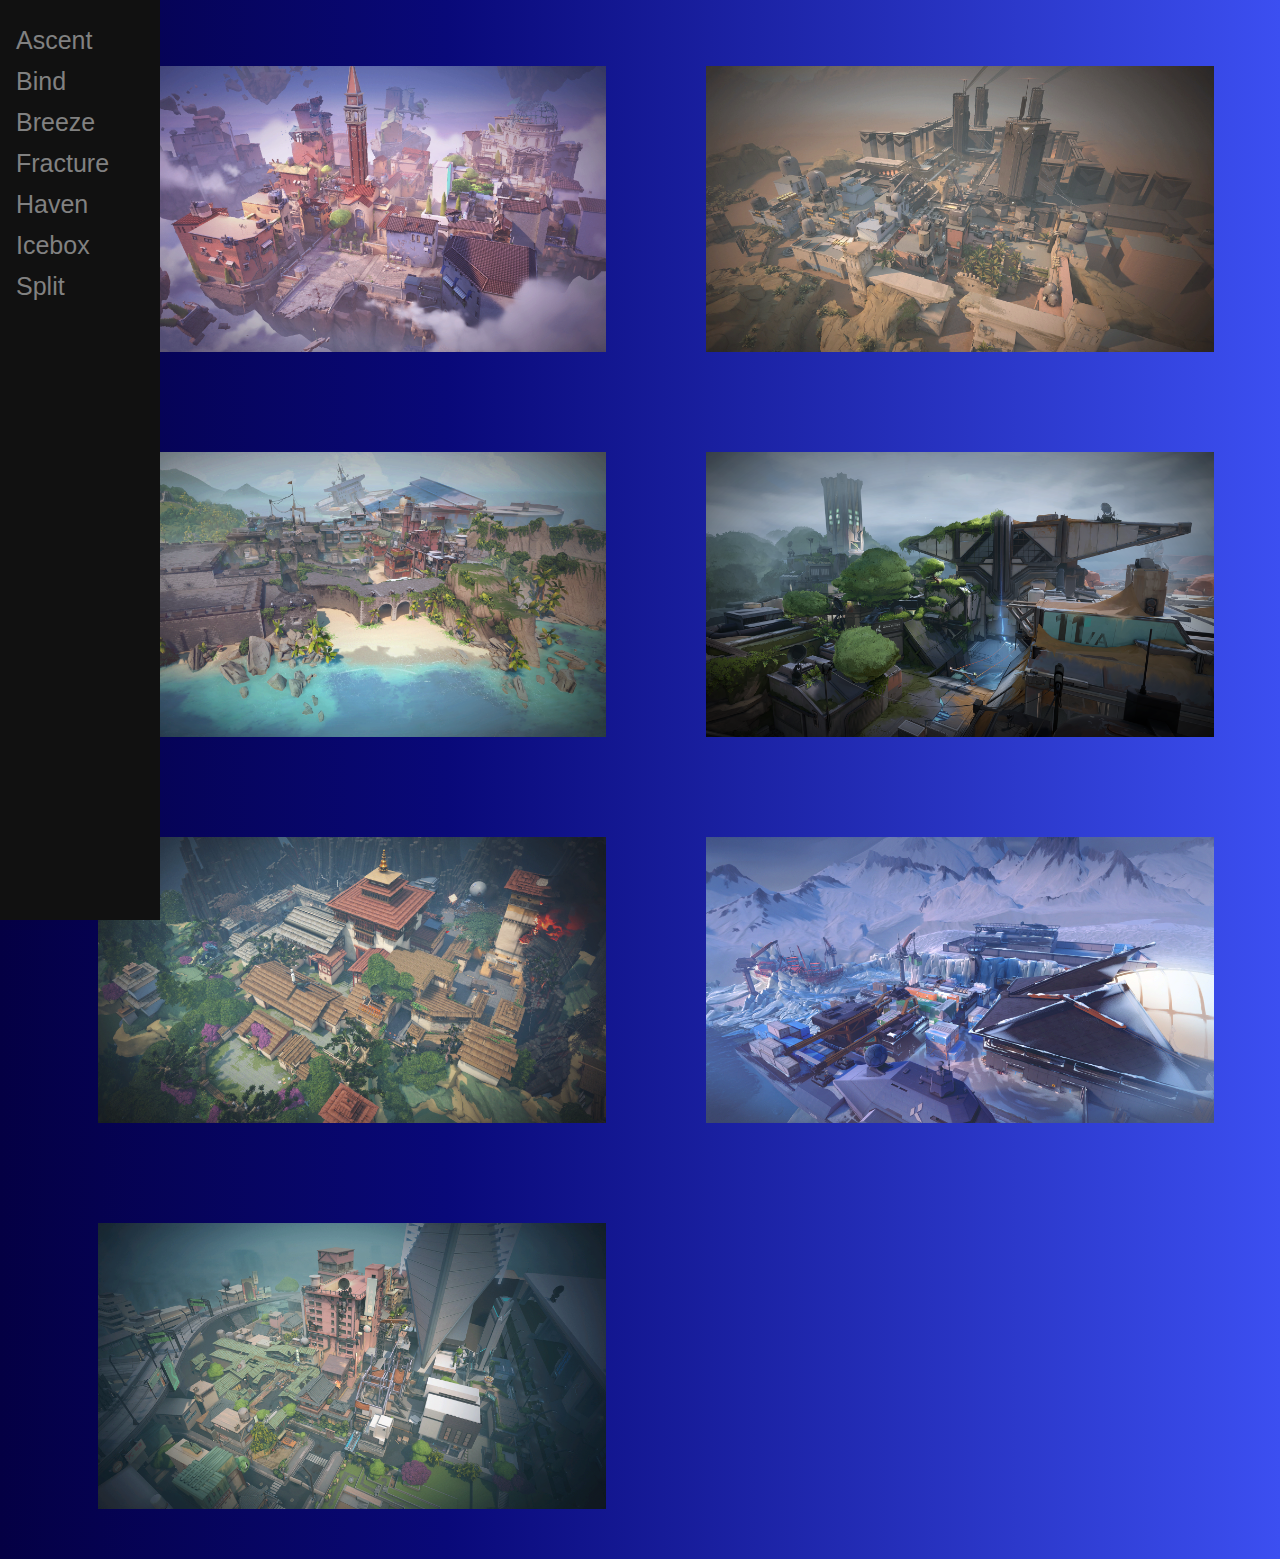
<file: Valorant Website/index.html>
<!Doctype html>
<html lang="en">
    <head>
        <title>Valorant Odyssey</title>
        <link rel="stylesheet" type="text/css" href="styles.css">
        <link href="http://fonts.cdnfonts.com/css/valorant" rel="stylesheet">
    </head>
    <body>
        <!-- Side Navigation -->
        <div class="sidenav">
            <a href="ascent.html">Ascent</a>
            <a href="bind.html">Bind</a>
            <a href="breeze.html">Breeze</a>
            <a href="fracture.html">Fracture</a>
            <a href="haven.html">Haven</a>
            <a href="icebox.html">Icebox</a>
            <a href="split.html">Split</a>
        </div>
        <!-- Map Selection -->
        <nav>
          <ul>
              <li><a href="ascent.html"><img src="images/Ascent.png" alt="Ascent Map" class="mapSplash"></a></li>
              <li><a href="bind.html"><img src="images/Bind.png" alt="Bind Map" class="mapSplash"></a></li>
              <li><a href="breeze.html"><img src="images/Breeze.png" alt="Breeze Map" class="mapSplash"></a></li>
              <li><a href="fracture.html"><img src="images/Fracture.png" alt="Fracture Map" class="mapSplash"></a></li>
              <li><a href="haven.html"><img src="images/Haven.png" alt="Haven Map" class="mapSplash"></a></li>
              <li><a href="icebox.html"><img src="images/Icebox.png" alt="Icebox Map" class="mapSplash"></a></li>
              <li><a href="split.html"><img src="images/Split.png" alt="Split Map" class="mapSplash"></a></li>
          </ul>
        </nav>
    </body>
</html>
</file>
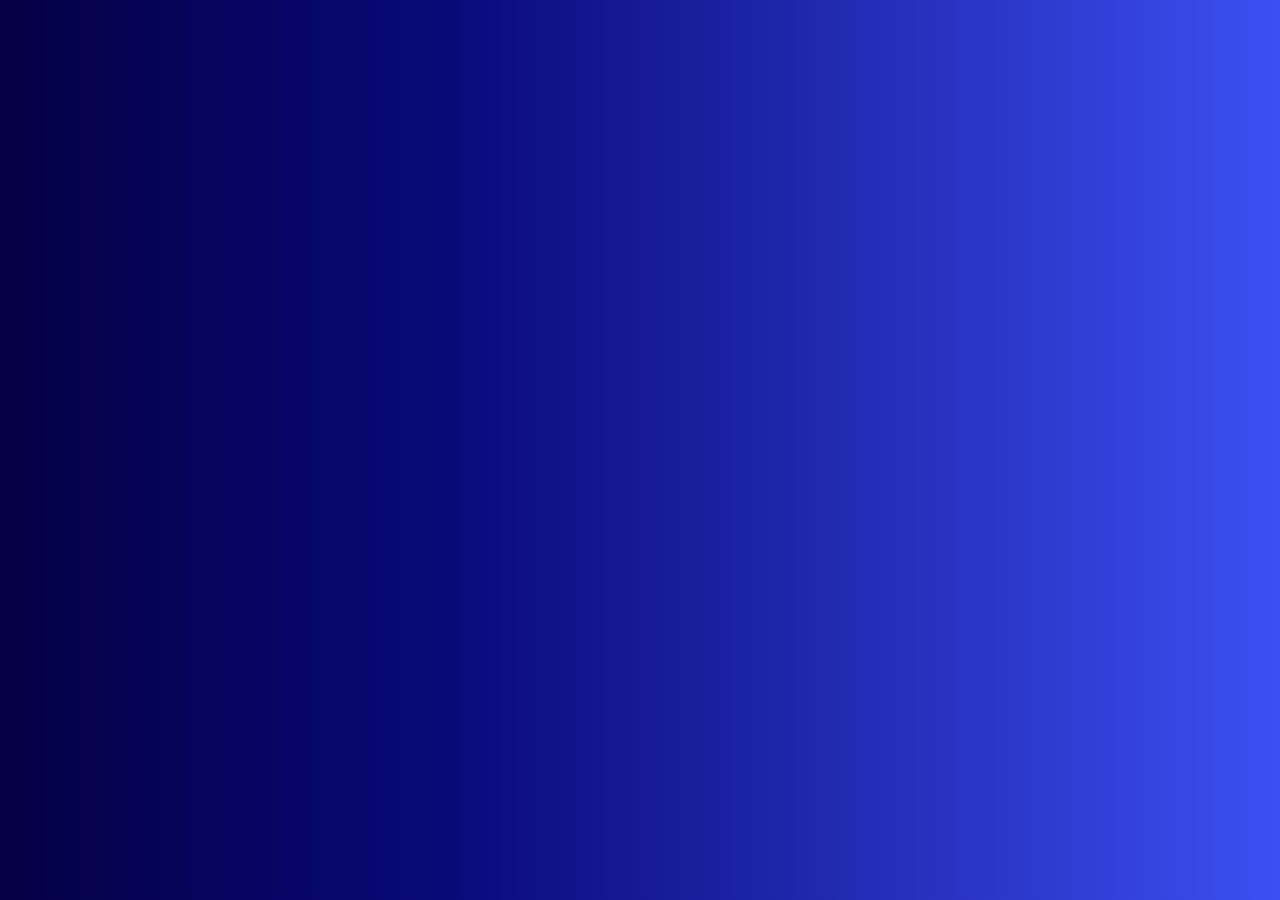
<file: Valorant Website/ascent.html>
<!DOCTYPE html>
<html>
    <head>
        <title>Valorant Odyssey: Ascent</title>
        <link rel="stylesheet" type="text/css" href="styles.css">
        <link href="http://fonts.cdnfonts.com/css/valorant" rel="stylesheet">
    </head>
    <body>
        
    </body>
</html>
</file>
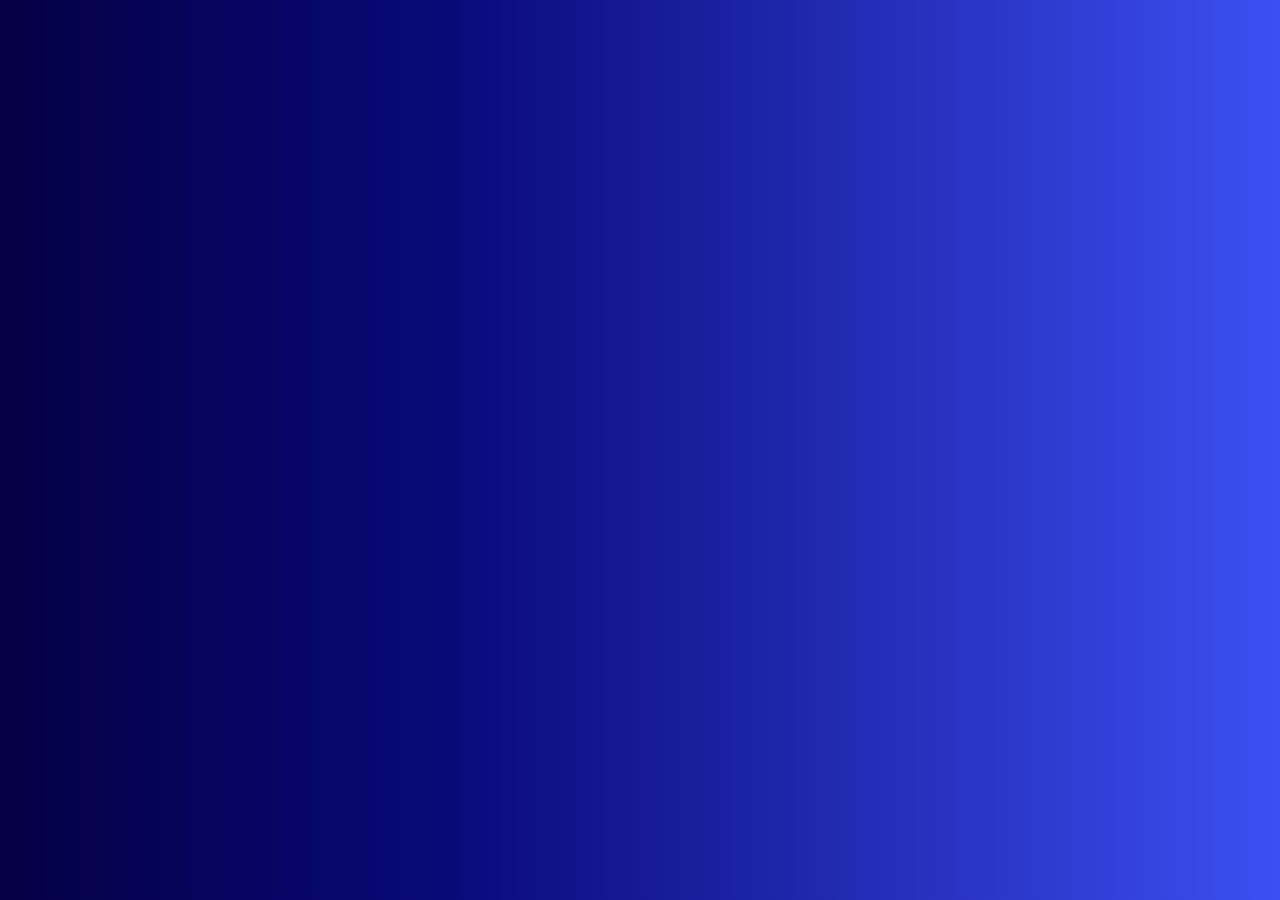
<file: Valorant Website/bind.html>
<!DOCTYPE html>
<html>
    <head>
        <title>Valorant Odyssey: Bind</title>
        <link rel="stylesheet" type="text/css" href="styles.css">
        <link href="http://fonts.cdnfonts.com/css/valorant" rel="stylesheet">
    </head>
    <body>
        
    </body>
</html>
</file>
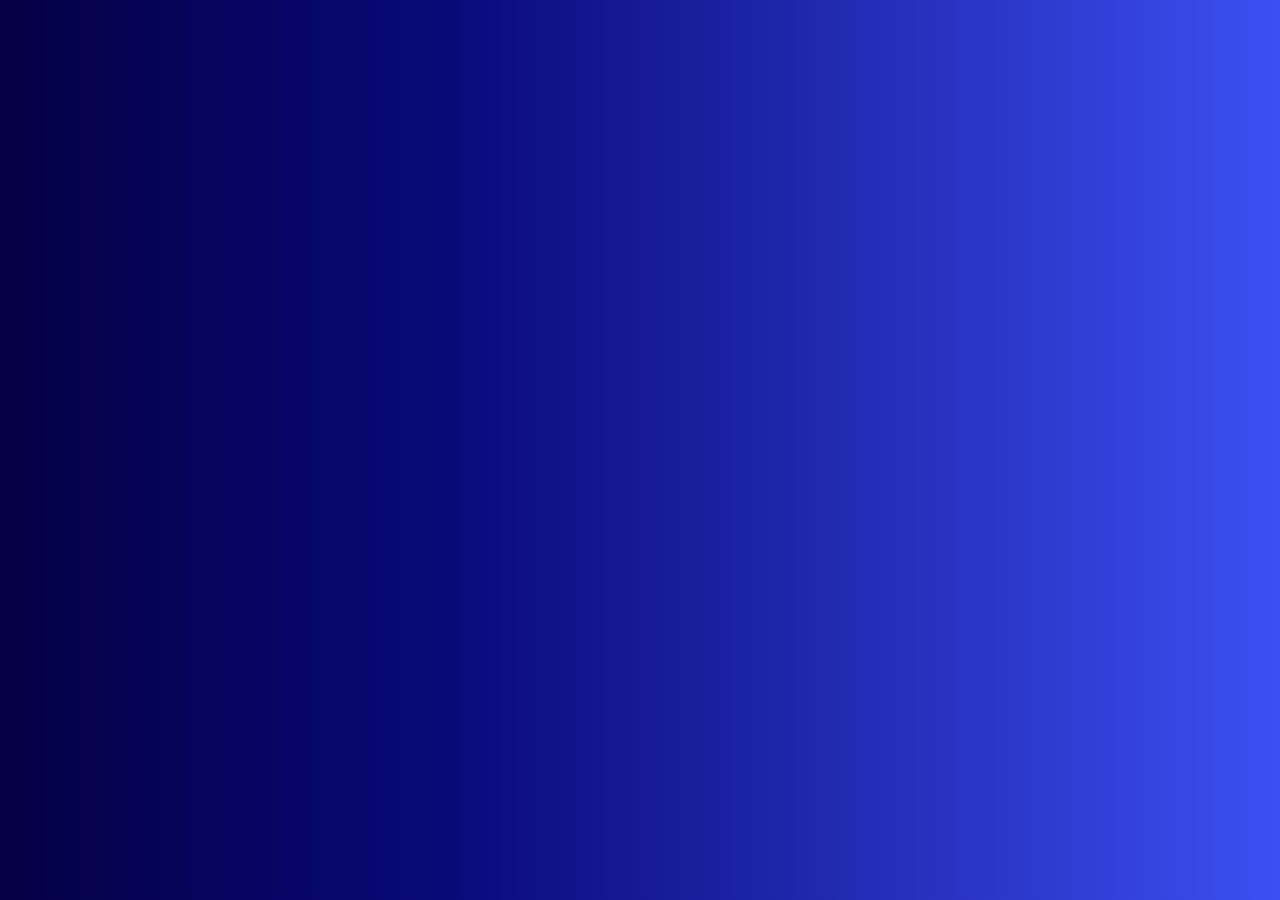
<file: Valorant Website/breeze.html>
<!DOCTYPE html>
<html>
    <head>
        <title>Valorant Odyssey: Breeze</title>
        <link rel="stylesheet" type="text/css" href="styles.css">
        <link href="http://fonts.cdnfonts.com/css/valorant" rel="stylesheet">
    </head>
    <body>
        
    </body>
</html>
</file>
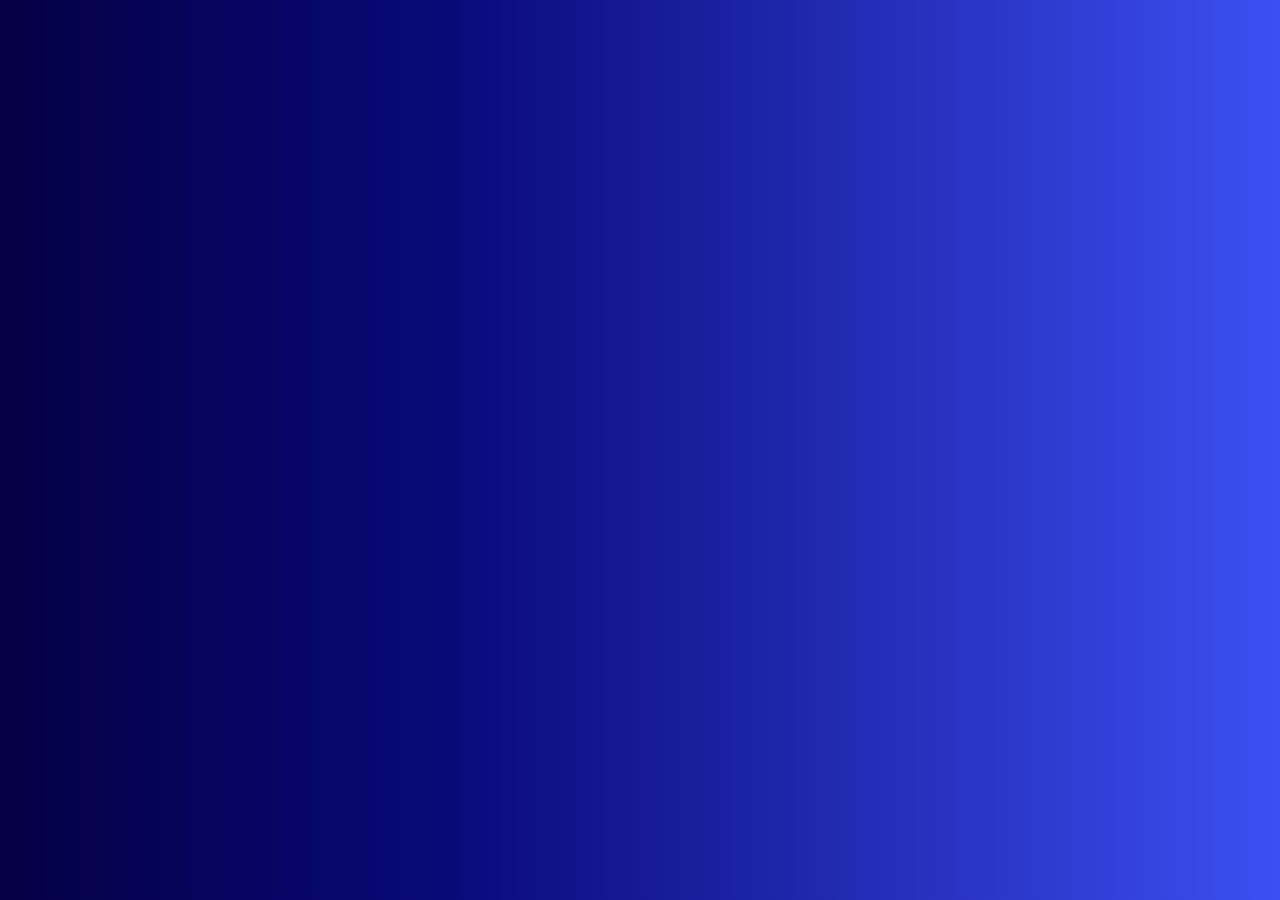
<file: Valorant Website/fracture.html>
<!DOCTYPE html>
<html>
    <head>
        <title>Valorant Odyssey: Fracture</title>
        <link rel="stylesheet" type="text/css" href="styles.css">
        <link href="http://fonts.cdnfonts.com/css/valorant" rel="stylesheet">
    </head>
    <body>
        
    </body>
</html>
</file>
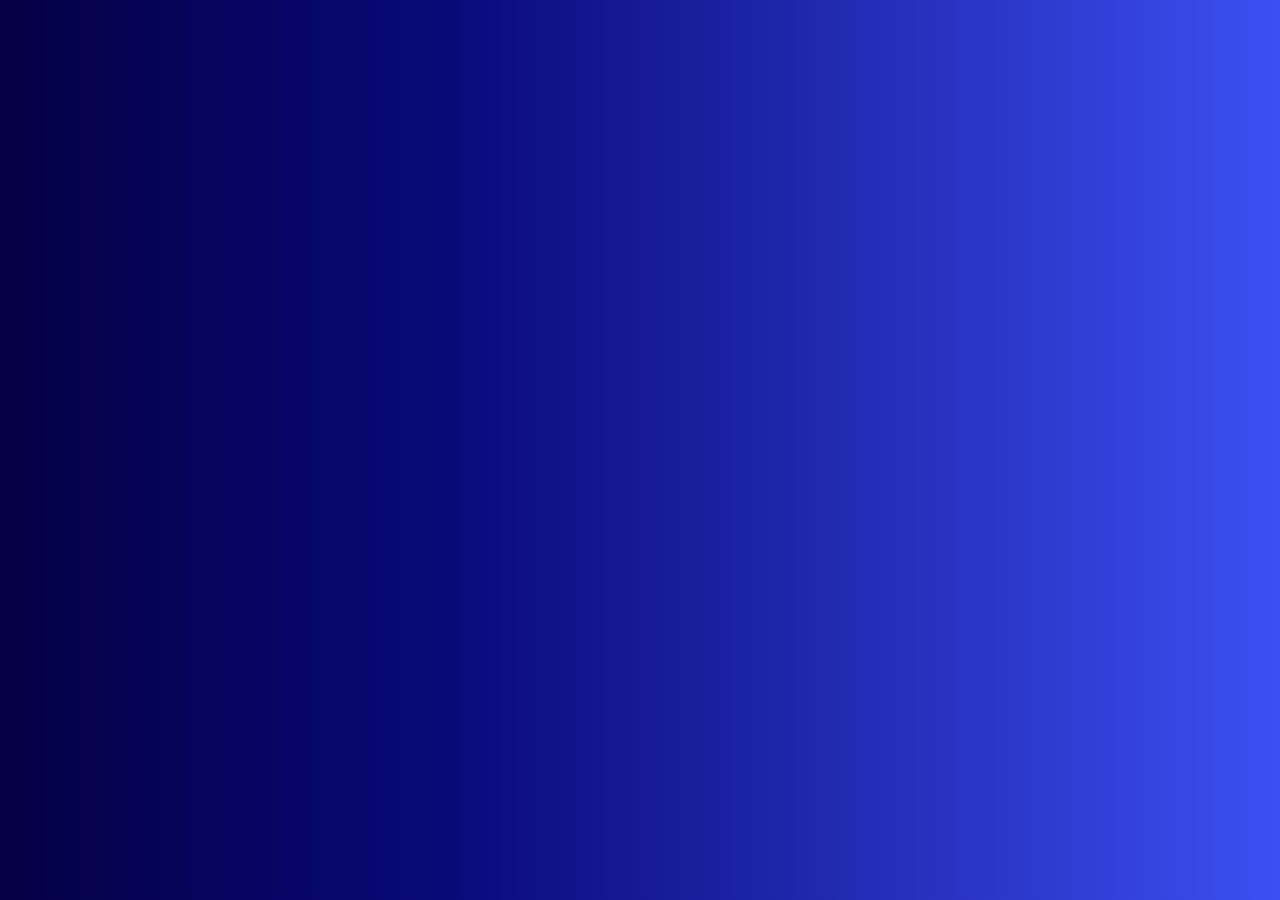
<file: Valorant Website/haven.html>
<!DOCTYPE html>
<html>
    <head>
        <title>Valorant Odyssey: Haven</title>
        <link rel="stylesheet" type="text/css" href="styles.css">
        <link href="http://fonts.cdnfonts.com/css/valorant" rel="stylesheet">
    </head>
    <body>
        
    </body>
</html>
</file>
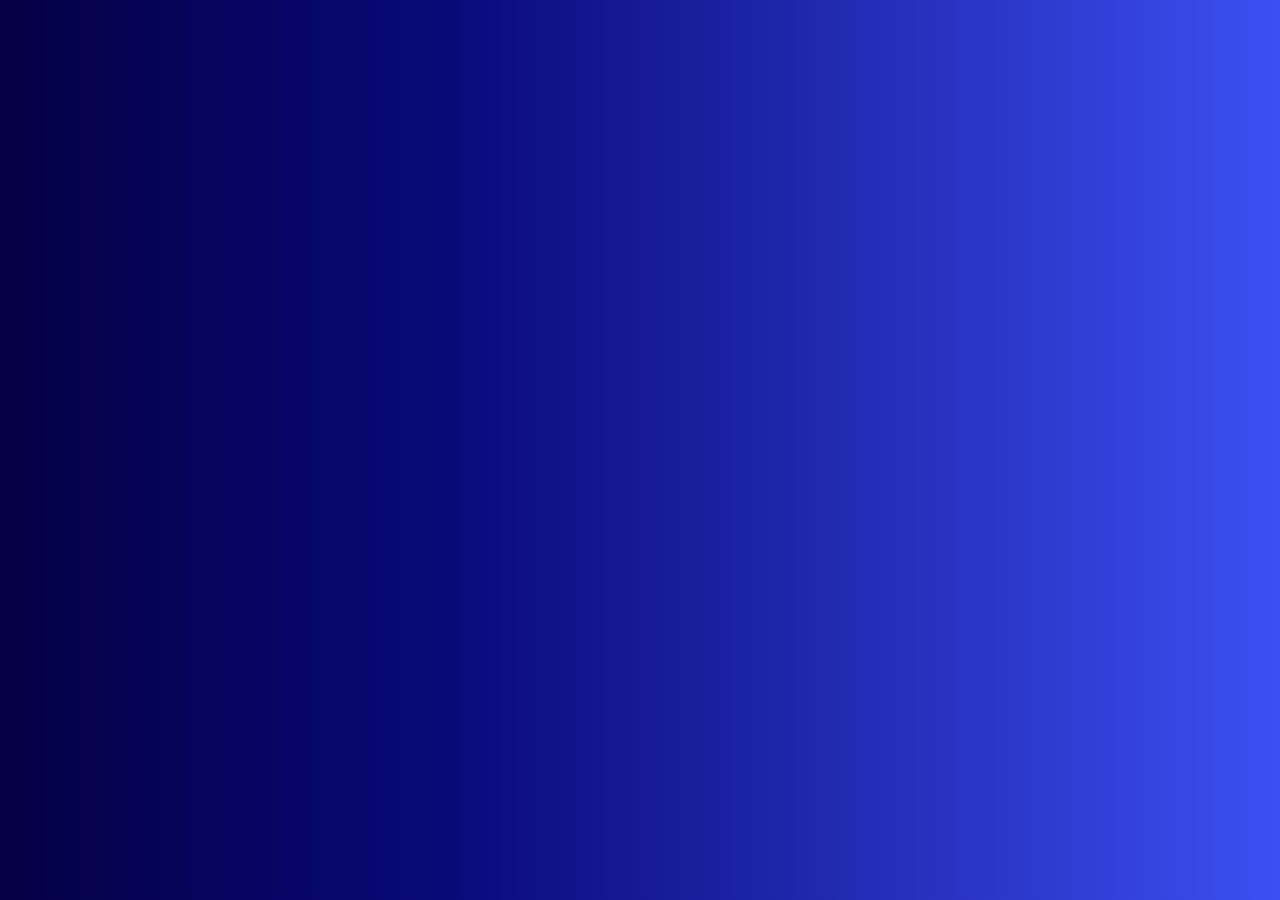
<file: Valorant Website/icebox.html>
<!DOCTYPE html>
<html>
    <head>
        <title>Valorant Odyssey: Icebox</title>
        <link rel="stylesheet" type="text/css" href="styles.css">
        <link href="http://fonts.cdnfonts.com/css/valorant" rel="stylesheet">
    </head>
    <body>
        
    </body>
</html>
</file>
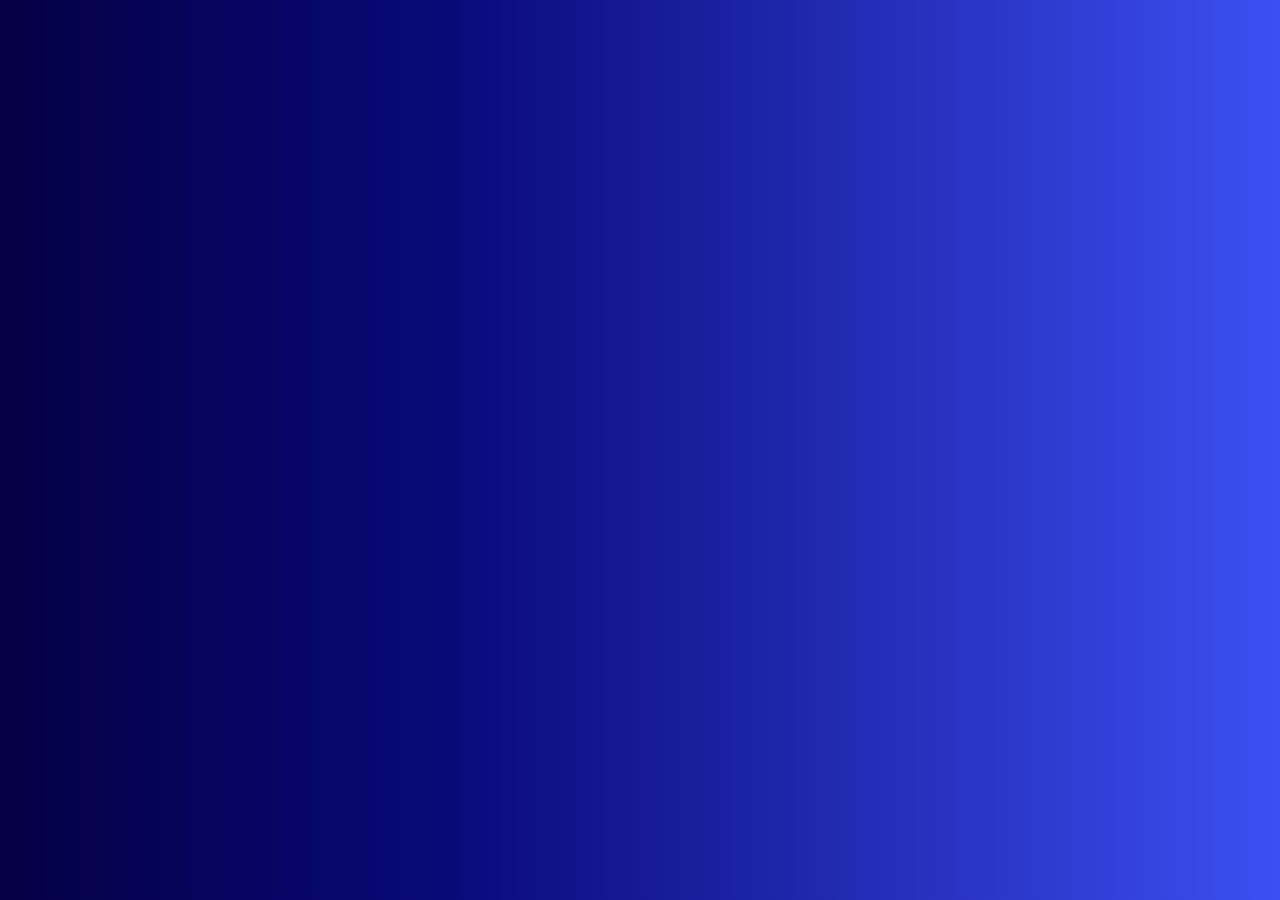
<file: Valorant Website/split.html>
<!DOCTYPE html>
<html>
    <head>
        <title>Valorant Odyssey: Split</title>
        <link rel="stylesheet" type="text/css" href="styles.css">
        <link href="http://fonts.cdnfonts.com/css/valorant" rel="stylesheet">
    </head>
    <body>
        
    </body>
</html>
</file>
<file: Valorant Website/styles.css>
/* General Css */
body
{
    background: rgb(4,0,68);
    background: linear-gradient(90deg, rgba(4,0,68,1) 0%, rgba(9,9,121,1) 35%, rgba(60,79,241,1) 100%);
}

body nav ul
{
    list-style: none;
}

/* Index Css */
.mapSplash
{
    height: auto;
    float: left;
    width: 41.5%;

    padding: 50px;
}

/* Sidebar Nav Css */
/* The sidebar menu */
.sidenav {
    height: 100%; /* Full-height: remove this if you want "auto" height */
    width: 160px; /* Set the width of the sidebar */
    position: fixed; /* Fixed Sidebar (stay in place on scroll) */
    z-index: 1; /* Stay on top */
    top: 0; /* Stay at the top */
    left: 0;
    background-color: #111; /* Black */
    overflow-x: hidden; /* Disable horizontal scroll */
    padding-top: 20px;
    font-family: 'VALORANT', sans-serif;
  }
  
  /* The navigation menu links */
  .sidenav a {
    padding: 6px 8px 6px 16px;
    text-decoration: none;
    font-size: 25px;
    color: #818181;
    display: block;
  }
  
  /* When you mouse over the navigation links, change their color */
  .sidenav a:hover {
    color: #f1f1f1;
  }
  
  /* Style page content */
  .main {
    margin-left: 160px; /* Same as the width of the sidebar */
    padding: 0px 10px;
  }
</file>
